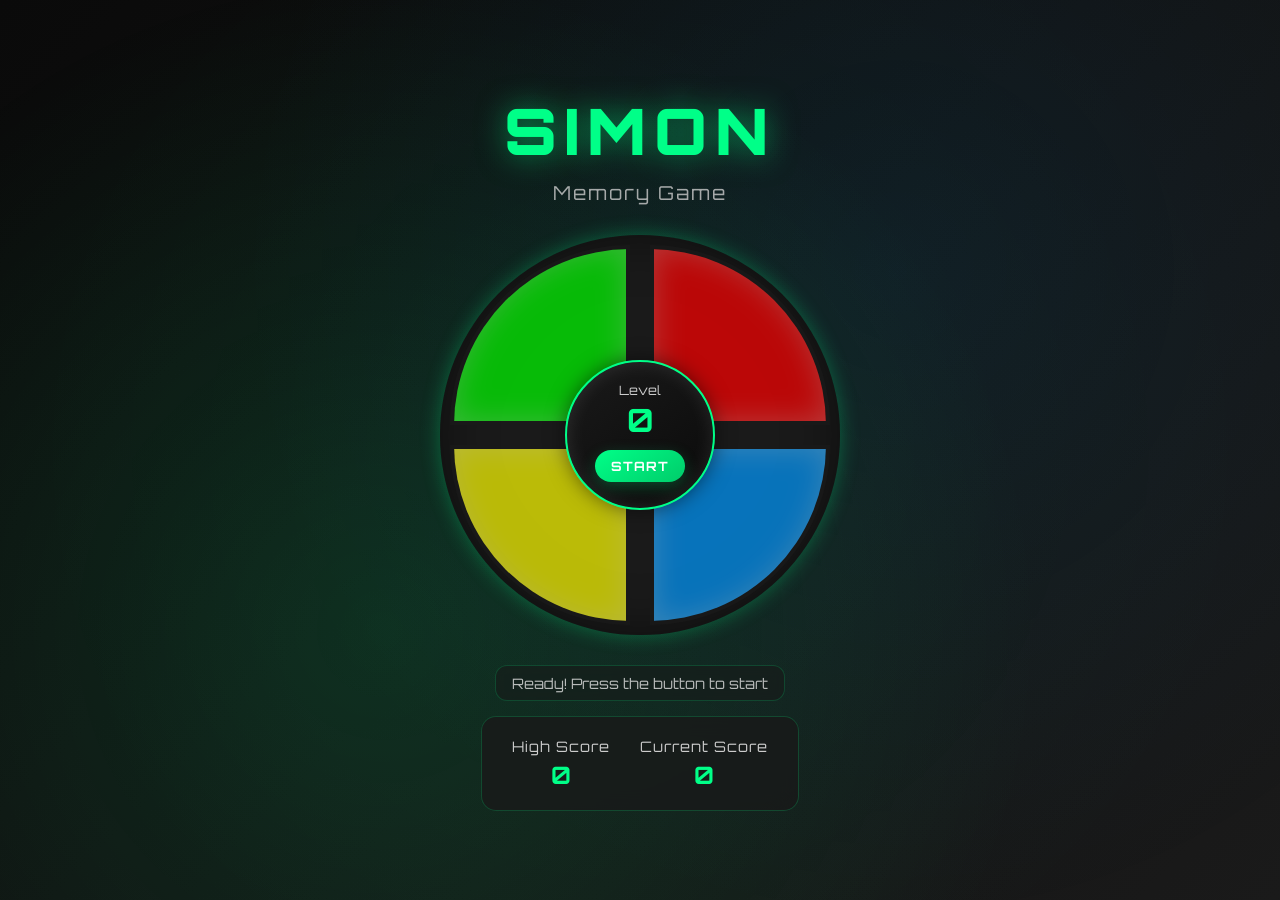
<file: projects/project7-simon-game-modern/index.html>
<!DOCTYPE html>
<html lang="en">

<head>
    <meta charset="UTF-8">
    <meta name="viewport" content="width=device-width, initial-scale=1.0">
    <title>Simon Game - Memory Game</title>
    <link rel="icon" type="image/x-icon" href="favicon.ico">
    <link rel="stylesheet" href="style.css">
    <link rel="preconnect" href="https://fonts.googleapis.com">
    <link rel="preconnect" href="https://fonts.gstatic.com" crossorigin>
    <link href="https://fonts.googleapis.com/css2?family=Orbitron:wght@400;700;900&display=swap" rel="stylesheet">
</head>

<body>
    <div class="container">
        <!-- Game Header -->
        <header class="game-header">
            <h1 class="game-title">SIMON</h1>
            <p class="game-subtitle">Memory Game</p>
        </header>

        <!-- Game Board -->
        <div class="game-board">
            <div class="simon-container">
                <div class="simon-button" data-color="green" id="green"></div>
                <div class="simon-button" data-color="red" id="red"></div>
                <div class="simon-button" data-color="yellow" id="yellow"></div>
                <div class="simon-button" data-color="blue" id="blue"></div>

                <div class="center-circle">
                    <div class="game-info">
                        <div class="level-display">
                            <span class="level-label">Level</span>
                            <span class="level-number" id="level">0</span>
                        </div>
                        <button class="start-btn" id="startBtn">START</button>
                    </div>
                </div>
            </div>
        </div>

        <!-- Game Status and Score -->
        <div class="game-status-container">
            <div class="game-status" id="gameStatus">Ready! Press the button to start</div>
        </div>

        <!-- Game Controls -->
        <div class="game-controls">
            <div class="score-board">
                <div class="score-item">
                    <span class="score-label">High Score</span>
                    <span class="score-value" id="highScore">0</span>
                </div>
                <div class="score-item">
                    <span class="score-label">Current Score</span>
                    <span class="score-value" id="currentScore">0</span>
                </div>
            </div>
        </div>
    </div>

    <script src="https://code.jquery.com/jquery-3.7.1.min.js"></script>
    <script src="script.js"></script>
</body>

</html>
</file>
<file: projects/project7-simon-game-modern/style.css>
/* Simon Game Styles */
* {
    margin: 0;
    padding: 0;
    box-sizing: border-box;
}

:root {
    --primary-bg: #0a0a0a;
    --secondary-bg: #1a1a1a;
    --accent-color: #00ff88;
    --text-primary: #ffffff;
    --text-secondary: #cccccc;
    --green: #00ff00;
    --red: #ff0000;
    --yellow: #ffff00;
    --blue: #0099ff;
    --shadow-glow: 0 0 20px rgba(0, 255, 136, 0.3);
    --font-primary: 'Orbitron', monospace;
    --game-over-primary: #0f0505;
    --game-over-secondary: #1a0808;
}

body {
    font-family: var(--font-primary);
    background: linear-gradient(135deg, var(--primary-bg) 0%, var(--secondary-bg) 100%);
    min-height: 100vh;
    display: flex;
    align-items: center;
    justify-content: center;
    color: var(--text-primary);
    overflow: hidden;
    transition: all 0.6s ease;
}

body::before {
    content: '';
    position: fixed;
    top: 0;
    left: 0;
    width: 100%;
    height: 100%;
    background: radial-gradient(circle at 30% 70%, rgba(0, 255, 136, 0.12) 0%, transparent 60%),
        radial-gradient(circle at 70% 30%, rgba(0, 153, 255, 0.08) 0%, transparent 60%),
        radial-gradient(circle at 50% 50%, rgba(0, 255, 136, 0.03) 0%, transparent 80%);
    pointer-events: none;
    z-index: -1;
    transition: all 0.6s ease;
}

body.game-over {
    background: linear-gradient(135deg,
            var(--game-over-primary) 0%,
            var(--game-over-secondary) 50%,
            #0d0404 100%);
    transition: all 0.6s ease;
}

body.game-over::before {
    background: radial-gradient(circle at 30% 70%, rgba(255, 60, 60, 0.15) 0%, transparent 50%),
        radial-gradient(circle at 70% 30%, rgba(200, 30, 30, 0.12) 0%, transparent 60%),
        radial-gradient(circle at 50% 10%, rgba(255, 80, 80, 0.08) 0%, transparent 70%),
        radial-gradient(circle at 20% 90%, rgba(180, 20, 20, 0.06) 0%, transparent 80%);
    transition: all 0.6s ease;
}


.container {
    text-align: center;
    max-width: 600px;
    width: 100%;
    padding: 20px;
}

/* Header Styles */
.game-header {
    margin-bottom: 30px;
}

.game-title {
    font-size: 4rem;
    font-weight: 900;
    letter-spacing: 8px;
    color: var(--accent-color);
    text-shadow: 0 0 30px rgba(0, 255, 136, 0.5);
    margin-bottom: 10px;
    animation: titleGlow 2s ease-in-out infinite alternate;
}

.game-subtitle {
    font-size: 1.2rem;
    color: var(--text-secondary);
    letter-spacing: 2px;
    opacity: 0.8;
}

@keyframes titleGlow {
    from {
        text-shadow: 0 0 30px rgba(0, 255, 136, 0.5);
    }

    to {
        text-shadow: 0 0 40px rgba(0, 255, 136, 0.8);
    }
}

/* Game Board */
.game-board {
    margin-bottom: 30px;
}

.simon-container {
    position: relative;
    width: 400px;
    height: 400px;
    margin: 0 auto;
    border-radius: 50%;
    background: var(--secondary-bg);
    box-shadow: var(--shadow-glow), inset 0 0 50px rgba(0, 0, 0, 0.5);
}

.simon-button {
    position: absolute;
    width: 180px;
    height: 180px;
    cursor: pointer;
    border: 4px solid var(--secondary-bg);
    transition: all 0.2s ease;
    opacity: 0.7;
    pointer-events: auto;
    -webkit-tap-highlight-color: transparent;
    -webkit-touch-callout: none;
    -webkit-user-select: none;
    user-select: none;
    touch-action: manipulation;
}

@media (hover: hover) and (pointer: fine) {
    .simon-button:hover {
        opacity: 0.9;
        transform: scale(1.05);
    }
}

@media (hover: none) and (pointer: coarse) {
    .simon-button:hover {
        opacity: 0.7;
        transform: none;
    }

    .simon-button:active {
        opacity: 0.7 !important;
        transform: none !important;
    }
}

.simon-button.active {
    opacity: 1;
    transform: scale(1.1);
    box-shadow: 0 0 30px currentColor;
}

.simon-button.disabled {
    cursor: not-allowed !important;
    opacity: 0.4 !important;
    pointer-events: none !important;
    box-shadow: none !important;
    transform: none !important;
}

.simon-button.disabled:hover {
    transform: none !important;
    opacity: 0.4 !important;
}

.simon-button.disabled.active {
    transform: none !important;
    opacity: 0.4 !important;
    box-shadow: none !important;
}

/* Button Positions */
#green {
    top: 10px;
    left: 10px;
    background: var(--green);
    border-radius: 200px 0 0 0;
    box-shadow: inset 0 0 30px rgba(255, 255, 255, 0.3);
}

#red {
    top: 10px;
    right: 10px;
    background: var(--red);
    border-radius: 0 200px 0 0;
    box-shadow: inset 0 0 30px rgba(255, 255, 255, 0.3);
}

#yellow {
    bottom: 10px;
    left: 10px;
    background: var(--yellow);
    border-radius: 0 0 0 200px;
    box-shadow: inset 0 0 30px rgba(255, 255, 255, 0.3);
}

#blue {
    bottom: 10px;
    right: 10px;
    background: var(--blue);
    border-radius: 0 0 200px 0;
    box-shadow: inset 0 0 30px rgba(255, 255, 255, 0.3);
}

/* Center Circle */
.center-circle {
    position: absolute;
    top: 50%;
    left: 50%;
    transform: translate(-50%, -50%);
    width: 150px;
    height: 150px;
    background: linear-gradient(145deg, var(--secondary-bg), var(--primary-bg));
    border-radius: 50%;
    display: flex;
    align-items: center;
    justify-content: center;
    box-shadow: 0 0 20px rgba(0, 0, 0, 0.5), inset 0 0 20px rgba(255, 255, 255, 0.1);
    border: 2px solid var(--accent-color);
}

.game-info {
    text-align: center;
}

.level-display {
    margin-bottom: 10px;
}

.level-label {
    display: block;
    font-size: 0.8rem;
    color: var(--text-secondary);
    margin-bottom: 2px;
}

.level-number {
    font-size: 2rem;
    font-weight: 700;
    color: var(--accent-color);
}

.start-btn {
    background: linear-gradient(145deg, var(--accent-color), #00cc6a);
    border: none;
    padding: 8px 16px;
    border-radius: 20px;
    color: var(--text-primary);
    font-family: var(--font-primary);
    font-weight: 700;
    font-size: 0.8rem;
    cursor: pointer;
    transition: all 0.3s ease;
    letter-spacing: 1px;
    margin-bottom: 5px;
    box-shadow: 0 5px 15px rgba(0, 204, 106, 0.3);
    -webkit-tap-highlight-color: transparent;
    -webkit-touch-callout: none;
    -webkit-user-select: none;
    user-select: none;
    touch-action: manipulation;
}

@media (hover: hover) and (pointer: fine) {
    .start-btn:hover {
        transform: translateY(-2px);
        box-shadow: 0 8px 20px rgba(0, 204, 106, 0.4);
    }

    .start-btn:active {
        transform: translateY(0);
    }
}

@media (hover: none) and (pointer: coarse) {
    .start-btn:hover {
        transform: none;
        box-shadow: 0 5px 15px rgba(0, 204, 106, 0.3);
    }

    .start-btn:active {
        transform: none !important;
    }
}


.game-status-container {
    margin: 15px 0;
    text-align: center;
}

.game-status {
    font-size: 0.9rem;
    color: var(--text-secondary);
    opacity: 0.9;
    background: rgba(26, 26, 26, 0.6);
    padding: 8px 16px;
    border-radius: 12px;
    border: 1px solid rgba(0, 255, 136, 0.2);
    backdrop-filter: blur(5px);
    display: inline-block;
    min-width: 200px;
}

/* Score Board */
.game-controls {
    display: flex;
    justify-content: center;
}

.score-board {
    display: flex;
    gap: 30px;
    background: rgba(26, 26, 26, 0.8);
    padding: 20px 30px;
    border-radius: 15px;
    backdrop-filter: blur(10px);
    border: 1px solid rgba(0, 255, 136, 0.2);
}

.score-item {
    text-align: center;
}

.score-label {
    display: block;
    font-size: 0.9rem;
    color: var(--text-secondary);
    margin-bottom: 5px;
    letter-spacing: 1px;
}

.score-value {
    font-size: 1.5rem;
    font-weight: 700;
    color: var(--accent-color);
}

/* Responsive Design */
@media (max-width: 768px) {
    body {
        padding: 10px;
    }

    .container {
        padding: 10px;
        max-width: 100%;
        min-height: 90vh;
    }

    .game-title {
        font-size: 3rem;
        letter-spacing: 4px;
    }

    .simon-container {
        width: 320px;
        height: 320px;
    }

    .simon-button {
        width: 145px;
        height: 145px;
    }

    .center-circle {
        width: 120px;
        height: 120px;
    }

    .score-board {
        gap: 15px;
        padding: 15px 20px;
    }
}

@media (max-width: 480px) {
    .game-title {
        font-size: 2.5rem;
        letter-spacing: 2px;
    }

    .simon-container {
        width: 280px;
        height: 280px;
    }

    .simon-button {
        width: 125px;
        height: 125px;
    }

    .center-circle {
        width: 100px;
        height: 100px;
    }

    .level-label {
        font-size: 0.7rem;
    }

    .level-number {
        font-size: 1.5rem;
    }

    .start-btn {
        padding: 4px 8px;
        font-size: 0.7rem;
    }

    .score-board {
        gap: 10px;
        padding: 10px 15px;
    }

    .score-item {
        margin-bottom: 5px;
    }

    .score-value {
        font-size: 1.2rem;
    }

    .game-status {
        font-size: 0.8rem;
        padding: 6px 12px;
        min-width: 150px;
    }

    .game-subtitle {
        font-size: 1rem;
        letter-spacing: 1px;
    }
}
</file>
